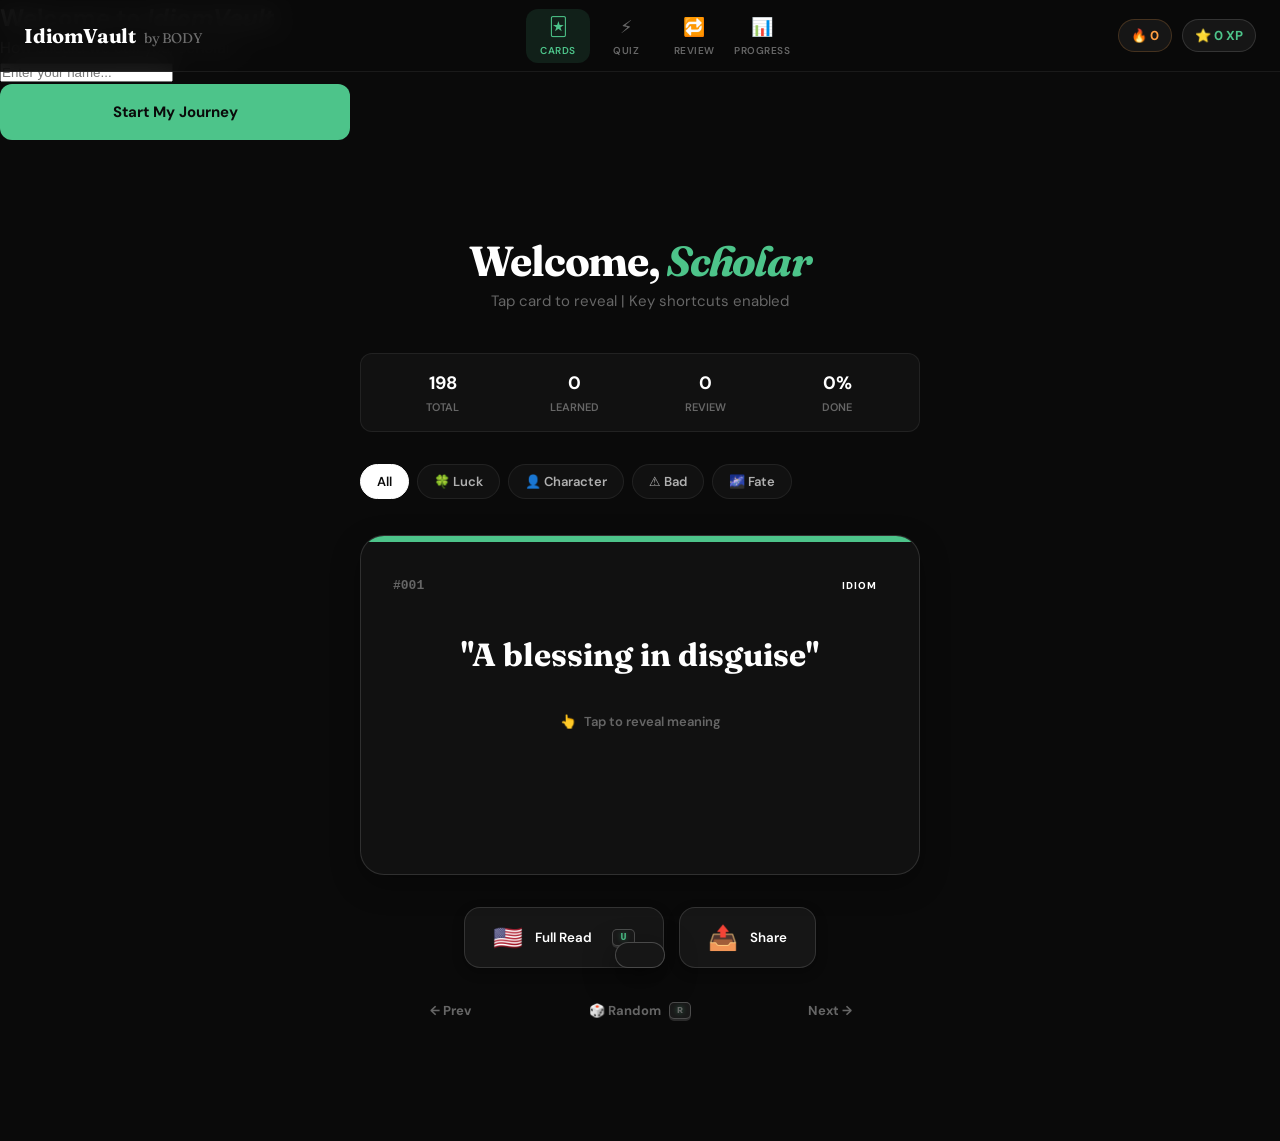
<file: index.html>
<!DOCTYPE html>
<html lang="en">
<head>
    <meta charset="UTF-8">
    <meta name="viewport" content="width=device-width, initial-scale=1.0">
    <title>IdiomVault — Premium Flashcards</title>
    <link rel="stylesheet" href="style.css">
</head>
<body>

<div id="onboarding" class="onboarding-overlay" style="display:none;">
    <div class="onboarding-card">
        <h2 class="fraunces">Welcome to <em>IdiomVault</em></h2>
        <p>How should we call you, Scholar?</p>
        <input type="text" id="userNameInput" placeholder="Enter your name..." maxlength="15">
        <button class="btn btn-correct btn-lg" style="width:100%" onclick="saveUser()">Start My Journey</button>
    </div>
</div>

<nav class="nav">
  <div class="nav-logo">IdiomVault <span>by BODY</span></div>
  <div class="nav-links">
    <a href="index.html"    class="nav-link active"><span class="nl-icon">🃏</span><span class="nl-text">Cards</span></a>
    <a href="quiz.html"     class="nav-link"><span class="nl-icon">⚡</span><span class="nl-text">Quiz</span></a>
    <a href="review.html"   class="nav-link"><span class="nl-icon">🔁</span><span class="nl-text">Review</span></a>
    <a href="progress.html" class="nav-link"><span class="nl-icon">📊</span><span class="nl-text">Progress</span></a>
  </div>
  <div class="nav-xp">
    <div class="streak-pill" id="navStreak">🔥 0</div>
    <div class="xp-pill" id="navXP">⭐ 0 XP</div>
  </div>
</nav>

<div class="xp-pop" id="xpPop">+10 XP</div>
<div class="toast" id="toast"></div>

<div class="page">
  <div class="container">

    <div class="page-hero">
      <h1 class="page-hero-title" id="welcomeText">Welcome, <em>Scholar</em></h1>
      <p class="page-hero-sub">Tap card to reveal | Key shortcuts enabled</p>
    </div>

    <div class="stat-strip">
      <div class="stat-item"><span class="stat-val" id="statTotal">0</span><span class="stat-lbl">Total</span></div>
      <div class="stat-item"><span class="stat-val" id="statLearned">0</span><span class="stat-lbl">Learned</span></div>
      <div class="stat-item"><span class="stat-val" id="statDifficult">0</span><span class="stat-lbl">Review</span></div>
      <div class="stat-item"><span class="stat-val" id="statPct">0%</span><span class="stat-lbl">Done</span></div>
    </div>

    <div class="filter-tabs" id="filterTabs">
      <button class="filter-tab on" data-type="All">All</button>
      <button class="filter-tab" data-type="luck">🍀 Luck</button>
      <button class="filter-tab" data-type="character">👤 Character</button>
      <button class="filter-tab" data-type="bad">⚠️ Bad</button>
      <button class="filter-tab" data-type="fate">🌌 Fate</button>
    </div>

    <div class="flashcard-wrap">
      <div class="flashcard" id="flashcard" onclick="revealCard()">
        <div class="card-top-bar" id="cardBar"></div>
        <div class="card-inner">
          <div class="card-meta-row">
            <span class="card-num" id="cardNum">#000</span>
            <span class="type-badge" id="cardType">Type</span>
          </div>
          <div class="card-expr" id="cardExpr">Loading expression...</div>
          <div class="card-tap-hint" id="tapHint"><span>👆</span> Tap to reveal meaning</div>

          <div class="card-revealed" id="cardRevealed">
            <div class="card-divider"><div class="card-divider-line"></div><div class="card-divider-dot"></div><div class="card-divider-line"></div></div>
            <div class="meaning-label">Meaning</div>
            <div class="meaning-text" id="cardMeaning"></div>
            <div class="meaning-label" style="margin-top:16px;">Example</div>
            <div class="example-text" id="cardExample"></div>
          </div>
        </div>
      </div>
    </div>

    <div class="audio-bar">
      <button class="btn-audio-lg" onclick="playFullAudio()"><span>🇺🇸</span> Full Read <kbd>U</kbd></button>
      <button class="btn-audio-lg" onclick="shareCard()"><span>📤</span> Share</button>
    </div>

    <div class="card-actions" id="cardActions" style="display:none; margin-bottom: 12px;">
      <button class="btn btn-correct btn-lg" onclick="markKnown()">✓ I Know This <kbd>K</kbd></button>
      <button class="btn btn-wrong btn-lg"   onclick="markDifficult()">↩ Review Again</button>
    </div>

    <div style="display:grid; grid-template-columns:1fr 1fr 1fr; gap:10px; margin-bottom:48px;">
      <button class="btn btn-ghost" onclick="prevCard()">← Prev</button>
      <button class="btn btn-ghost" id="btnRandom" onclick="randomCard()">🎲 Random <kbd>R</kbd></button>
      <button class="btn btn-ghost" onclick="nextCard()">Next →</button>
    </div>

  </div>
</div>

<script src="data.js"></script>
<script>
/* ── STATE MANAGEMENT ── */
let state = {
  learned: new Set(),
  difficult: new Set(),
  xp: 0,
  streak: 0,
  lastDate: null
};

// Load state from LocalStorage
function loadState() {
  const saved = localStorage.getItem('iv_state');
  if (saved) {
    const parsed = JSON.parse(saved);
    state.learned = new Set(parsed.learned || []);
    state.difficult = new Set(parsed.difficult || []);
    state.xp = parsed.xp || 0;
    state.streak = parsed.streak || 0;
  }
}

function saveState() {
  const toSave = {
    learned: Array.from(state.learned),
    difficult: Array.from(state.difficult),
    xp: state.xp,
    streak: state.streak
  };
  localStorage.setItem('iv_state', JSON.stringify(toSave));
}

/* ── ONBOARDING & USER ── */
function checkUser() {
    const name = localStorage.getItem('iv_name');
    if (!name) {
        document.getElementById('onboarding').style.display = 'flex';
    } else {
        document.getElementById('welcomeText').innerHTML = `Keep going, <em>${name}</em>!`;
    }
}

function saveUser() {
    const nameInput = document.getElementById('userNameInput').value;
    if (nameInput.trim() !== "") {
        localStorage.setItem('iv_name', nameInput);
        document.getElementById('onboarding').style.display = 'none';
        checkUser();
        showToast(`Welcome, ${nameInput}!`);
    }
}

/* ── CORE ENGINE ── */
let deck = [...DATA];
let deckIdx = 0;
let revealed = false;
let activeFilter = 'All';

function init() {
  loadState();
  checkUser();
  applyFilter();
  renderCard();
  renderStats();
  renderNav();
}

function applyFilter() {
  if (activeFilter === 'All') {
    deck = [...DATA];
  } else {
    // Filter by Type OR by Theme
    deck = DATA.filter(d => d.type === activeFilter || d.theme === activeFilter);
  }
  deckIdx = 0;
  if (deck.length === 0) {
      document.getElementById('cardExpr').textContent = "No cards found in this category.";
  }
}

function renderCard() {
  if (deck.length === 0) return;
  revealed = false;
  const d = deck[deckIdx];
  
  document.getElementById('cardNum').textContent = '#' + String(d.n).padStart(3, '0');
  document.getElementById('cardType').textContent = d.type;
  document.getElementById('cardExpr').textContent = `"${d.expr}"`;
  document.getElementById('cardMeaning').textContent = d.meaning;
  document.getElementById('cardExample').textContent = d.example;
  
  // Reset UI
  document.getElementById('cardRevealed').classList.remove('show');
  document.getElementById('tapHint').style.display = 'flex';
  document.getElementById('cardActions').style.display = 'none';
  
  const fc = document.getElementById('flashcard');
  fc.classList.remove('anim-popin');
  void fc.offsetWidth; // Trigger reflow
  fc.classList.add('anim-popin');
}

function revealCard() {
  if (revealed) return;
  revealed = true;
  document.getElementById('cardRevealed').classList.add('show');
  document.getElementById('tapHint').style.display = 'none';
  document.getElementById('cardActions').style.display = 'grid';
}

/* ── AUDIO ENGINE ── */
function playFullAudio() {
    const d = deck[deckIdx];
    if (!d) return;
    
    window.speechSynthesis.cancel();
    
    const readExpr = new SpeechSynthesisUtterance(d.expr);
    readExpr.lang = 'en-US';
    readExpr.rate = 0.85;

    const readMeaning = new SpeechSynthesisUtterance("Meaning: " + d.meaning);
    readMeaning.lang = 'en-US';
    readMeaning.rate = 0.9;

    const readExample = new SpeechSynthesisUtterance("Example: " + d.example);
    readExample.lang = 'en-GB'; 

    window.speechSynthesis.speak(readExpr);
    window.speechSynthesis.speak(readMeaning);
    window.speechSynthesis.speak(readExample);
}

/* ── SHARING ── */
function shareCard() {
    const d = deck[deckIdx];
    if (navigator.share) {
        navigator.share({
            title: 'IdiomVault - Learn English',
            text: `Check out this expression: "${d.expr}"\nMeaning: ${d.meaning}`,
            url: window.location.href
        }).catch(console.error);
    } else {
        showToast("Sharing not supported on this browser.");
    }
}

/* ── ACTIONS ── */
function nextCard() { deckIdx = (deckIdx + 1) % deck.length; renderCard(); }
function prevCard() { deckIdx = (deckIdx - 1 + deck.length) % deck.length; renderCard(); }

function randomCard() {
    const btn = document.getElementById('btnRandom');
    btn.classList.add('random-active');
    setTimeout(() => btn.classList.remove('random-active'), 400);
    
    deckIdx = Math.floor(Math.random() * deck.length);
    renderCard();
}

function markKnown() {
  const d = deck[deckIdx];
  if (!state.learned.has(d.n)) {
    state.learned.add(d.n);
    state.xp += 10;
    showXpPop('+10 XP');
  }
  state.difficult.delete(d.n);
  saveState();
  renderStats();
  renderNav();
  showToast("Mastered!");
  setTimeout(nextCard, 500);
}

function markDifficult() {
  const d = deck[deckIdx];
  state.difficult.add(d.n);
  state.learned.delete(d.n);
  saveState();
  renderStats();
  showToast("Added to Review");
  setTimeout(nextCard, 500);
}

/* ── UI HELPERS ── */
function renderStats() {
  document.getElementById('statTotal').textContent = DATA.length;
  document.getElementById('statLearned').textContent = state.learned.size;
  document.getElementById('statDifficult').textContent = state.difficult.size;
  const pct = Math.round((state.learned.size / DATA.length) * 100);
  document.getElementById('statPct').textContent = pct + '%';
}

function renderNav() {
  document.getElementById('navStreak').textContent = '🔥 ' + state.streak;
  document.getElementById('navXP').textContent = '⭐ ' + state.xp + ' XP';
}

function showToast(msg) {
  const t = document.getElementById('toast');
  t.textContent = msg;
  t.classList.add('show');
  setTimeout(() => t.classList.remove('show'), 2000);
}

function showXpPop(msg) {
  const el = document.getElementById('xpPop');
  el.textContent = msg;
  el.classList.remove('fly');
  void el.offsetWidth;
  el.classList.add('fly');
}

// Filter Clicks
document.querySelectorAll('.filter-tab').forEach(btn => {
  btn.addEventListener('click', () => {
    document.querySelectorAll('.filter-tab').forEach(b => b.classList.remove('on'));
    btn.classList.add('on');
    activeFilter = btn.dataset.type;
    applyFilter();
    renderCard();
  });
});

/* ── KEYBOARD ── */
document.addEventListener('keydown', e => {
  const k = e.key.toLowerCase();
  if (k === 'arrowright' || k === ' ') { e.preventDefault(); revealed ? nextCard() : revealCard(); }
  if (k === 'arrowleft') prevCard();
  if (k === 'u') playFullAudio();
  if (k === 'r') randomCard();
  if (k === 'k' && revealed) markKnown();
});

window.onload = init;
</script>
</body>
</html>
</file>
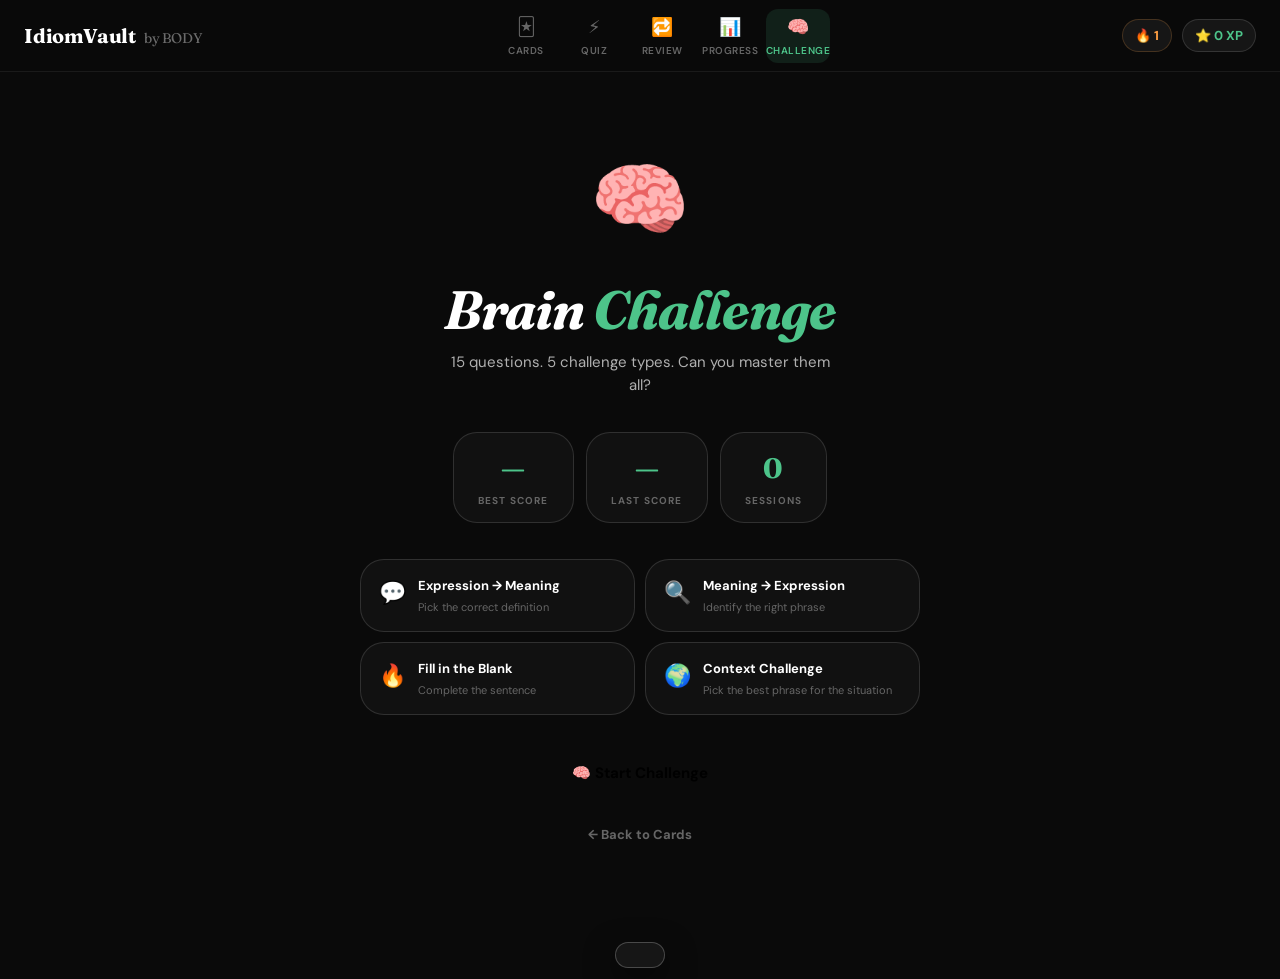
<file: challenge.html>
<!DOCTYPE html>
<html lang="en">
<head>
<meta charset="UTF-8">
<meta name="viewport" content="width=device-width, initial-scale=1.0">
<title>IdiomVault — Brain Challenge</title>
<link rel="stylesheet" href="style.css">
<style>
/* ═══════════════════════════════════════════════════════════════
   CHALLENGE MODE — Extra styles layered on top of style.css
═══════════════════════════════════════════════════════════════ */

/* ── START SCREEN ─────────────────────────────────────────── */
.ch-start {
  text-align: center;
  padding: 40px 0 60px;
}
.ch-start-icon {
  font-size: 80px;
  margin-bottom: 20px;
  animation: floatIcon 3s ease-in-out infinite;
}
@keyframes floatIcon {
  0%,100% { transform: translateY(0); }
  50%      { transform: translateY(-10px); }
}
.ch-start-title {
  font-family: var(--font-display);
  font-size: clamp(32px, 7vw, 54px);
  font-weight: 700;
  font-style: italic;
  letter-spacing: -0.02em;
  line-height: 1.1;
  margin-bottom: 12px;
}
.ch-start-title em { color: var(--accent); }
.ch-start-sub {
  font-size: 15px;
  color: var(--tx-2);
  margin-bottom: 36px;
  max-width: 400px;
  margin-left: auto;
  margin-right: auto;
}

/* Scores strip on start screen */
.ch-scores {
  display: flex;
  gap: 12px;
  justify-content: center;
  margin-bottom: 36px;
  flex-wrap: wrap;
}
.ch-score-pill {
  background: var(--bg-card);
  border: 1px solid var(--border-md);
  border-radius: var(--r-lg);
  padding: 14px 24px;
  text-align: center;
}
.ch-score-pill-val {
  font-family: var(--font-display);
  font-size: 28px;
  font-weight: 700;
  color: var(--accent);
}
.ch-score-pill-lbl {
  font-size: 10px;
  font-weight: 700;
  letter-spacing: 0.12em;
  text-transform: uppercase;
  color: var(--tx-3);
  margin-top: 4px;
}

/* Mode pills on start screen */
.ch-modes {
  display: grid;
  grid-template-columns: 1fr 1fr;
  gap: 10px;
  margin-bottom: 30px;
  text-align: left;
}
.ch-mode-card {
  background: var(--bg-card);
  border: 1px solid var(--border-md);
  border-radius: var(--r-lg);
  padding: 16px 18px;
  display: flex;
  gap: 12px;
  align-items: flex-start;
}
.ch-mode-icon { font-size: 22px; flex-shrink: 0; }
.ch-mode-name { font-size: 13px; font-weight: 700; margin-bottom: 3px; }
.ch-mode-desc { font-size: 11px; color: var(--tx-3); line-height: 1.5; }

/* ── CHALLENGE HEADER (during session) ────────────────────── */
.ch-header {
  display: grid;
  grid-template-columns: 1fr auto 1fr;
  align-items: center;
  gap: 12px;
  margin-bottom: 20px;
  padding: 14px 18px;
  background: var(--bg-card);
  border: 1px solid var(--border-md);
  border-radius: var(--r-lg);
}
.ch-hdr-stat { text-align: center; }
.ch-hdr-stat-val {
  font-family: var(--font-display);
  font-size: 22px;
  font-weight: 700;
  color: var(--accent);
  line-height: 1;
}
.ch-hdr-stat-lbl {
  font-size: 10px;
  font-weight: 700;
  letter-spacing: 0.1em;
  text-transform: uppercase;
  color: var(--tx-3);
  margin-top: 3px;
}
.ch-hdr-center { text-align: center; }
.ch-q-counter {
  font-size: 12px;
  color: var(--tx-2);
  font-weight: 600;
}
.ch-timer {
  font-family: var(--font-display);
  font-size: 28px;
  font-weight: 700;
  color: var(--tx);
  transition: color 0.3s;
}
.ch-timer.urgent { color: var(--wrong); animation: timerPulse 0.5s ease infinite alternate; }
@keyframes timerPulse { from { opacity: 1; } to { opacity: 0.5; } }

/* ── QUESTION TYPE BADGE ──────────────────────────────────── */
.ch-q-type {
  display: inline-flex;
  align-items: center;
  gap: 6px;
  font-size: 10px;
  font-weight: 700;
  letter-spacing: 0.12em;
  text-transform: uppercase;
  padding: 4px 12px;
  border-radius: 999px;
  border: 1px solid var(--border-md);
  color: var(--tx-3);
  margin-bottom: 14px;
}

/* ── QUESTION CARD ────────────────────────────────────────── */
.ch-question-card {
  background: var(--bg-card);
  border: 1px solid var(--border-md);
  border-radius: var(--r-xl);
  overflow: hidden;
  margin-bottom: 18px;
  transition: border-color 0.2s;
}
.ch-q-bar { height: 4px; }
.ch-q-inner { padding: 28px 30px; }
.ch-q-label {
  font-size: 11px;
  font-weight: 700;
  letter-spacing: 0.14em;
  text-transform: uppercase;
  color: var(--tx-3);
  margin-bottom: 12px;
}
.ch-q-text {
  font-family: var(--font-display);
  font-size: clamp(20px, 4.5vw, 34px);
  font-weight: 700;
  font-style: italic;
  line-height: 1.25;
  color: var(--tx);
  letter-spacing: -0.01em;
}
.ch-q-text .blank {
  display: inline-block;
  border-bottom: 3px solid var(--accent);
  min-width: 120px;
  text-align: center;
  color: var(--accent);
  letter-spacing: 0.1em;
  font-style: normal;
  font-size: 0.8em;
  vertical-align: middle;
  padding: 0 8px;
}

/* Context situation box */
.ch-situation {
  background: var(--bg-card-2);
  border-left: 3px solid var(--warn);
  border-radius: 0 var(--r-sm) var(--r-sm) 0;
  padding: 14px 18px;
  margin-top: 12px;
  font-size: 15px;
  color: var(--tx);
  line-height: 1.6;
  font-style: italic;
}
.ch-situation::before {
  content: '📍 Situation: ';
  font-style: normal;
  font-weight: 700;
  color: var(--warn);
  font-size: 11px;
  letter-spacing: 0.1em;
  text-transform: uppercase;
  display: block;
  margin-bottom: 6px;
}

/* ── OPTIONS GRID ─────────────────────────────────────────── */
.ch-options {
  display: grid;
  grid-template-columns: 1fr 1fr;
  gap: 10px;
  margin-bottom: 16px;
}
.ch-opt {
  background: var(--bg-card);
  border: 1.5px solid var(--border-md);
  border-radius: var(--r-lg);
  padding: 16px;
  font-size: clamp(12px, 2.5vw, 14px);
  line-height: 1.45;
  color: var(--tx);
  font-weight: 500;
  text-align: left;
  transition: all 0.15s var(--ease);
  cursor: pointer;
  font-family: var(--font-body);
  position: relative;
  overflow: hidden;
}
.ch-opt::before {
  content: attr(data-letter);
  position: absolute;
  top: 8px;
  right: 10px;
  font-size: 10px;
  font-weight: 800;
  letter-spacing: 0.1em;
  color: var(--tx-3);
  transition: color 0.15s;
}
.ch-opt:hover:not(:disabled) {
  border-color: var(--accent);
  background: var(--accent-glow);
  color: var(--tx);
}
.ch-opt:hover:not(:disabled)::before { color: var(--accent); }
.ch-opt.correct {
  border-color: var(--correct) !important;
  background: var(--correct-dim) !important;
  color: var(--correct) !important;
}
.ch-opt.correct::before { color: var(--correct); }
.ch-opt.wrong {
  border-color: var(--wrong) !important;
  background: var(--wrong-dim) !important;
  color: var(--wrong) !important;
}
.ch-opt.wrong::before { color: var(--wrong); }
.ch-opt:disabled { cursor: default; }

/* ── FEEDBACK PANEL ───────────────────────────────────────── */
.ch-feedback {
  background: var(--bg-card-2);
  border-radius: var(--r-lg);
  padding: 18px 22px;
  margin-bottom: 16px;
  display: none;
  animation: fadeUp 0.25s var(--ease);
}
.ch-feedback.show { display: block; }
.ch-fb-result { font-size: 20px; font-weight: 800; margin-bottom: 6px; }
.ch-fb-result.ok  { color: var(--correct); }
.ch-fb-result.bad { color: var(--wrong); }
.ch-fb-answer { font-size: 14px; color: var(--tx-2); line-height: 1.55; }
.ch-fb-answer strong { color: var(--tx); }

/* Streak badge that appears inline */
.streak-burst {
  display: inline-flex;
  align-items: center;
  gap: 5px;
  background: rgba(240,100,40,0.2);
  border: 1px solid rgba(240,100,40,0.4);
  border-radius: 999px;
  padding: 3px 10px;
  font-size: 12px;
  font-weight: 700;
  color: #f06428;
  margin-left: 10px;
}

/* ── SPEED ROUND OVERLAY ──────────────────────────────────── */
.speed-banner {
  display: none;
  align-items: center;
  justify-content: center;
  gap: 14px;
  background: linear-gradient(135deg, rgba(240,168,64,0.18), rgba(240,100,40,0.12));
  border: 1px solid rgba(240,168,64,0.35);
  border-radius: var(--r-lg);
  padding: 16px 22px;
  margin-bottom: 16px;
  animation: fadeUp 0.3s var(--ease);
}
.speed-banner.active { display: flex; }
.speed-banner-icon { font-size: 28px; }
.speed-banner-text { font-weight: 700; font-size: 15px; color: var(--warn); }
.speed-countdown {
  font-family: var(--font-display);
  font-size: 32px;
  font-weight: 700;
  color: var(--warn);
  min-width: 48px;
  text-align: center;
  line-height: 1;
}
.speed-countdown.low { color: var(--wrong); animation: timerPulse 0.4s ease infinite alternate; }

/* ── ROUND INTRO OVERLAY ──────────────────────────────────── */
.ch-intro {
  position: fixed;
  inset: 0;
  z-index: 500;
  background: rgba(10,10,10,0.92);
  display: flex;
  align-items: center;
  justify-content: center;
  flex-direction: column;
  gap: 14px;
  animation: fadeIn 0.25s ease;
  display: none;
}
.ch-intro.show { display: flex; }
@keyframes fadeIn { from { opacity: 0; } to { opacity: 1; } }
.ch-intro-icon { font-size: 72px; animation: popIn 0.4s cubic-bezier(0.34,1.56,0.64,1); }
.ch-intro-title {
  font-family: var(--font-display);
  font-size: clamp(28px, 7vw, 52px);
  font-weight: 700;
  font-style: italic;
  color: var(--warn);
  letter-spacing: -0.02em;
}
.ch-intro-sub { font-size: 15px; color: var(--tx-2); }
.ch-intro-countdown {
  font-family: var(--font-display);
  font-size: 80px;
  font-weight: 700;
  color: var(--accent);
  animation: countScale 1s ease-in-out infinite;
}
@keyframes countScale {
  0%  { transform: scale(1.2); opacity: 0; }
  30% { transform: scale(1);   opacity: 1; }
  80% { transform: scale(1);   opacity: 1; }
  100%{ transform: scale(0.8); opacity: 0; }
}

/* ── END SCREEN ───────────────────────────────────────────── */
.ch-end {
  text-align: center;
  padding: 48px 20px 60px;
  display: none;
}
.ch-end.show { display: block; }
.ch-end-emoji { font-size: 80px; margin-bottom: 16px; animation: popIn 0.5s cubic-bezier(0.34,1.56,0.64,1); }
.ch-end-title {
  font-family: var(--font-display);
  font-size: clamp(30px, 7vw, 52px);
  font-weight: 700;
  font-style: italic;
  margin-bottom: 8px;
}
.ch-end-subtitle { font-size: 16px; color: var(--tx-2); margin-bottom: 32px; }
.ch-end-grid {
  display: grid;
  grid-template-columns: repeat(3,1fr);
  gap: 10px;
  margin-bottom: 32px;
}
.ch-end-stat {
  background: var(--bg-card);
  border: 1px solid var(--border-md);
  border-radius: var(--r-lg);
  padding: 16px 12px;
}
.ch-end-stat-val {
  font-family: var(--font-display);
  font-size: 28px;
  font-weight: 700;
  color: var(--accent);
}
.ch-end-stat-lbl {
  font-size: 10px;
  font-weight: 700;
  letter-spacing: 0.1em;
  text-transform: uppercase;
  color: var(--tx-3);
  margin-top: 4px;
}
.ch-end-best {
  display: inline-flex;
  align-items: center;
  gap: 8px;
  background: rgba(168,240,64,0.1);
  border: 1px solid rgba(168,240,64,0.25);
  border-radius: var(--r-md);
  padding: 10px 20px;
  font-size: 14px;
  color: var(--accent);
  font-weight: 600;
  margin-bottom: 28px;
}
.ch-end-btns {
  display: flex;
  flex-direction: column;
  gap: 10px;
  max-width: 340px;
  margin: 0 auto;
}

/* Score bar colours for final results */
.ch-result-bar {
  height: 8px;
  background: var(--border-md);
  border-radius: 999px;
  overflow: hidden;
  margin: 14px 0;
}
.ch-result-fill {
  height: 100%;
  border-radius: 999px;
  transition: width 1.2s cubic-bezier(0.4,0,0.2,1);
}

/* ── NEXT BTN ─────────────────────────────────────────────── */
#nextBtn {
  display: none;
  margin-bottom: 32px;
}

/* ── QUESTION AREA WRAPPER ────────────────────────────────── */
#challengeArea { display: none; }

/* ── MOBILE ────────────────────────────────────────────────── */
@media (max-width: 520px) {
  .ch-options { grid-template-columns: 1fr; }
  .ch-modes { grid-template-columns: 1fr; }
  .ch-end-grid { grid-template-columns: repeat(3,1fr); gap: 6px; }
  .ch-end-stat-val { font-size: 22px; }
  .ch-header { padding: 12px 14px; }
  .ch-q-inner { padding: 20px; }
  .speed-banner { flex-wrap: wrap; gap: 8px; }
}
</style>
</head>
<body>

<!-- ═══ NAVIGATION ═══ -->
<nav class="nav">
  <div class="nav-logo">IdiomVault <span>by BODY</span></div>
  <div class="nav-links">
    <a href="index.html"    class="nav-link"><span class="nl-icon">🃏</span><span class="nl-text">Cards</span></a>
    <a href="quiz.html"     class="nav-link"><span class="nl-icon">⚡</span><span class="nl-text">Quiz</span></a>
    <a href="review.html"   class="nav-link"><span class="nl-icon">🔁</span><span class="nl-text">Review</span></a>
    <a href="progress.html" class="nav-link"><span class="nl-icon">📊</span><span class="nl-text">Progress</span></a>
    <a href="challenge.html" class="nav-link active"><span class="nl-icon">🧠</span><span class="nl-text">Challenge</span></a>
  </div>
  <div class="nav-xp">
    <div class="streak-pill" id="navStreak">🔥 0</div>
    <div class="xp-pill" id="navXP">⭐ 0 XP</div>
  </div>
</nav>

<!-- ═══ XP POP ═══ -->
<div class="xp-pop" id="xpPop">+10 XP</div>

<!-- ═══ TOAST ═══ -->
<div class="toast" id="toast"></div>

<!-- ═══ SPEED ROUND INTRO OVERLAY ═══ -->
<div class="ch-intro" id="speedIntro">
  <div class="ch-intro-icon">⚡</div>
  <div class="ch-intro-title">Speed Round!</div>
  <div class="ch-intro-sub">30 seconds — answer as fast as you can</div>
  <div class="ch-intro-countdown" id="introCountdown">3</div>
</div>

<!-- ═══ PAGE ═══ -->
<div class="page">
  <div class="container">

    <!-- ── START SCREEN ── -->
    <div id="startScreen">
      <div class="ch-start">
        <div class="ch-start-icon">🧠</div>
        <h1 class="ch-start-title">Brain <em>Challenge</em></h1>
        <p class="ch-start-sub">15 questions. 5 challenge types. Can you master them all?</p>

        <!-- Personal bests -->
        <div class="ch-scores">
          <div class="ch-score-pill">
            <div class="ch-score-pill-val" id="startBest">—</div>
            <div class="ch-score-pill-lbl">Best Score</div>
          </div>
          <div class="ch-score-pill">
            <div class="ch-score-pill-val" id="startLast">—</div>
            <div class="ch-score-pill-lbl">Last Score</div>
          </div>
          <div class="ch-score-pill">
            <div class="ch-score-pill-val" id="startPlayed">0</div>
            <div class="ch-score-pill-lbl">Sessions</div>
          </div>
        </div>

        <!-- What's inside -->
        <div class="ch-modes">
          <div class="ch-mode-card">
            <div class="ch-mode-icon">💬</div>
            <div>
              <div class="ch-mode-name">Expression → Meaning</div>
              <div class="ch-mode-desc">Pick the correct definition</div>
            </div>
          </div>
          <div class="ch-mode-card">
            <div class="ch-mode-icon">🔍</div>
            <div>
              <div class="ch-mode-name">Meaning → Expression</div>
              <div class="ch-mode-desc">Identify the right phrase</div>
            </div>
          </div>
          <div class="ch-mode-card">
            <div class="ch-mode-icon">🔥</div>
            <div>
              <div class="ch-mode-name">Fill in the Blank</div>
              <div class="ch-mode-desc">Complete the sentence</div>
            </div>
          </div>
          <div class="ch-mode-card">
            <div class="ch-mode-icon">🌍</div>
            <div>
              <div class="ch-mode-name">Context Challenge</div>
              <div class="ch-mode-desc">Pick the best phrase for the situation</div>
            </div>
          </div>
        </div>

        <div style="display:flex;flex-direction:column;gap:10px;max-width:340px;margin:0 auto;">
          <button class="btn btn-primary btn-full btn-lg" onclick="startChallenge()">
            🧠 Start Challenge
          </button>
          <a href="index.html" class="btn btn-ghost btn-full">← Back to Cards</a>
        </div>
      </div>
    </div>

    <!-- ── CHALLENGE SESSION ── -->
    <div id="challengeArea">

      <!-- Page hero (compact) -->
      <div class="page-hero" style="padding:28px 0 20px;">
        <h1 class="page-hero-title"><em>Brain</em> Challenge</h1>
      </div>

      <!-- Stats header -->
      <div class="ch-header">
        <div class="ch-hdr-stat" style="text-align:left;">
          <div class="ch-hdr-stat-val" id="hdrScore">0</div>
          <div class="ch-hdr-stat-lbl">Score</div>
        </div>
        <div class="ch-hdr-center">
          <div class="ch-q-counter" id="hdrQ">Question 1 / 15</div>
          <div class="ch-timer" id="hdrTimer">0:00</div>
        </div>
        <div class="ch-hdr-stat" style="text-align:right;">
          <div class="ch-hdr-stat-val" id="hdrStreak" style="color:#f06428;">0 🔥</div>
          <div class="ch-hdr-stat-lbl">Streak</div>
        </div>
      </div>

      <!-- Progress bar -->
      <div class="progress-track" style="margin-bottom:20px;">
        <div class="progress-fill" id="challengeProgressFill" style="width:6.67%"></div>
      </div>

      <!-- Speed Round Banner -->
      <div class="speed-banner" id="speedBanner">
        <div class="speed-banner-icon">⚡</div>
        <div class="speed-banner-text">SPEED ROUND</div>
        <div class="speed-countdown" id="speedCountdown">30</div>
      </div>

      <!-- Question type badge -->
      <div style="margin-bottom:4px;">
        <span class="ch-q-type" id="qTypeBadge">💬 Expression → Meaning</span>
      </div>

      <!-- Question card -->
      <div class="ch-question-card anim-popin" id="questionCard">
        <div class="ch-q-bar" id="qBar"></div>
        <div class="ch-q-inner">
          <div class="ch-q-label" id="qLabel">WHAT DOES THIS MEAN?</div>
          <div class="ch-q-text" id="qText">Loading…</div>
          <!-- Context situation (only for context type) -->
          <div class="ch-situation" id="qSituation" style="display:none;"></div>
        </div>
      </div>

      <!-- Options -->
      <div class="ch-options" id="chOptions"></div>

      <!-- Feedback -->
      <div class="ch-feedback" id="chFeedback">
        <div class="ch-fb-result" id="fbResult"></div>
        <div class="ch-fb-answer" id="fbAnswer"></div>
      </div>

      <!-- Next button -->
      <button class="btn btn-primary btn-full btn-lg" id="nextBtn" onclick="nextQuestion()">
        Next →
      </button>

    </div>

    <!-- ── END SCREEN ── -->
    <div class="ch-end" id="endScreen">
      <div class="ch-end-emoji" id="endEmoji">🎉</div>
      <h2 class="ch-end-title" id="endTitle">Outstanding!</h2>
      <p class="ch-end-subtitle" id="endSubtitle">You answered 15 questions</p>

      <div class="ch-end-grid">
        <div class="ch-end-stat">
          <div class="ch-end-stat-val" id="endScore">0</div>
          <div class="ch-end-stat-lbl">Score</div>
        </div>
        <div class="ch-end-stat">
          <div class="ch-end-stat-val" id="endAccuracy">0%</div>
          <div class="ch-end-stat-lbl">Accuracy</div>
        </div>
        <div class="ch-end-stat">
          <div class="ch-end-stat-val" id="endTime">0:00</div>
          <div class="ch-end-stat-lbl">Time</div>
        </div>
      </div>

      <!-- Accuracy bar -->
      <div class="ch-result-bar">
        <div class="ch-result-fill" id="endAccBar" style="width:0%;background:linear-gradient(90deg,#60e030,var(--accent));"></div>
      </div>

      <div class="ch-end-best" id="endBestBadge" style="display:none;">
        🏆 New Best Score!
      </div>

      <div class="ch-end-btns">
        <button class="btn btn-primary btn-full btn-lg" onclick="startChallenge()">🔄 Play Again</button>
        <a href="progress.html" class="btn btn-ghost btn-full btn-lg">📊 View Progress</a>
        <a href="index.html" class="btn btn-ghost btn-full">← Back to Cards</a>
      </div>
    </div>

  </div>
</div>

<script src="data.js"></script>
<script>
/* ════════════════════════════════════════════════════════════
   CHALLENGE MODE — Brain Challenge Engine
   IdiomVault by BODY
════════════════════════════════════════════════════════════ */

/* ── CONFIG ──────────────────────────────────────────────── */
const TOTAL_Q        = 15;
const OPTS_COUNT     = 4;
const SPEED_DURATION = 30;    // seconds for speed round
const AUTO_ADVANCE   = 1300;  // ms before auto-advancing after answer
const SPEED_AUTO_ADV = 600;   // ms auto-advance during speed round

/* Speed round positions (1-indexed question numbers that trigger speed round).
   We pick 1-2 positions randomly. Keep them away from q1 and last q. */
const SPEED_TRIGGERS = [5, 6, 9, 10, 11]; // pool to pick from

/* ── QUESTION TYPE LABELS ────────────────────────────────── */
const Q_TYPES = ['expr-meaning', 'meaning-expr', 'fill-blank', 'context'];
const Q_TYPE_LABELS = {
  'expr-meaning': '💬 Expression → Meaning',
  'meaning-expr': '🔍 Meaning → Expression',
  'fill-blank':   '🔥 Fill in the Blank',
  'context':      '🌍 Context Challenge',
};
const Q_TYPE_LABELS_DISPLAY = {
  'expr-meaning': 'WHAT DOES THIS MEAN?',
  'meaning-expr': 'WHICH EXPRESSION FITS THIS MEANING?',
  'fill-blank':   'COMPLETE THE SENTENCE',
  'context':      'WHICH EXPRESSION FITS THIS SITUATION?',
};

/* ── STATE ───────────────────────────────────────────────── */
let appState;
let questions       = [];
let qIdx            = 0;
let answered        = false;
let sessionScore    = 0;
let sessionCorrect  = 0;
let sessionStreak   = 0;
let xpEarned        = 0;
let sessionStart    = 0;     // Date.now()
let sessionTimer    = null;  // interval for header clock
let speedActive     = false;
let speedTimer      = null;
let speedSecondsLeft= 0;
let speedTriggers   = [];    // question indices that trigger speed round
let isSpeedQ        = false; // is current question inside speed round?

/* ── STORAGE KEYS ────────────────────────────────────────── */
const CH_KEYS = {
  best:    'ch_best',
  last:    'ch_last',
  played:  'ch_played',
};

/* ── INIT ─────────────────────────────────────────────────── */
(function init() {
  appState = getState();
  appState = updateStreak(appState);
  saveState(appState);
  renderNav();
  renderStartScreen();
  document.getElementById('startScreen').style.display = 'block';
  document.getElementById('challengeArea').style.display = 'none';
  document.getElementById('endScreen').classList.remove('show');
})();

/* ── RENDER START SCREEN ─────────────────────────────────── */
function renderStartScreen() {
  const best   = localStorage.getItem(CH_KEYS.best);
  const last   = localStorage.getItem(CH_KEYS.last);
  const played = parseInt(localStorage.getItem(CH_KEYS.played) || '0', 10);
  document.getElementById('startBest').textContent   = best   ? best   : '—';
  document.getElementById('startLast').textContent   = last   ? last   : '—';
  document.getElementById('startPlayed').textContent = played;
}

/* ── BUILD QUESTION SET ──────────────────────────────────── */
function buildQuestions() {
  // Shuffle data, pick TOTAL_Q unique entries
  const pool = shuffle(DATA).slice(0, TOTAL_Q);

  // Assign question types — ensure good distribution
  // Minimum: 2 of each of the 4 types, then fill randomly
  const typePool = [];
  Q_TYPES.forEach(t => typePool.push(t, t)); // 2 each = 8
  while (typePool.length < TOTAL_Q) typePool.push(Q_TYPES[Math.floor(Math.random() * Q_TYPES.length)]);
  const shuffledTypes = shuffle(typePool).slice(0, TOTAL_Q);

  return pool.map((entry, i) => ({
    entry,
    qtype: shuffledTypes[i],
    idx:   i,
  }));
}

/* ── DECIDE SPEED ROUND TRIGGERS ─────────────────────────── */
function buildSpeedTriggers() {
  // Pick 1 or 2 question indices (0-based) from middle of session
  const eligible = [4, 5, 6, 8, 9, 10]; // avoid first 4 and last 3
  const count    = Math.random() < 0.4 ? 2 : 1; // 40% chance of 2 speed rounds
  const chosen   = shuffle(eligible).slice(0, count);
  return chosen;
}

/* ── START CHALLENGE ─────────────────────────────────────── */
function startChallenge() {
  // Reset session
  questions      = buildQuestions();
  speedTriggers  = buildSpeedTriggers();
  qIdx           = 0;
  answered       = false;
  sessionScore   = 0;
  sessionCorrect = 0;
  sessionStreak  = 0;
  xpEarned       = 0;
  sessionStart   = Date.now();
  speedActive    = false;
  isSpeedQ       = false;
  clearInterval(speedTimer);
  clearInterval(sessionTimer);

  // Show challenge area
  document.getElementById('startScreen').style.display = 'none';
  document.getElementById('challengeArea').style.display = 'block';
  document.getElementById('endScreen').classList.remove('show');
  document.getElementById('speedBanner').classList.remove('active');

  // Start session clock
  sessionTimer = setInterval(tickTimer, 1000);

  renderQuestion();
}

/* ── SESSION CLOCK ───────────────────────────────────────── */
function tickTimer() {
  const elapsed = Math.floor((Date.now() - sessionStart) / 1000);
  document.getElementById('hdrTimer').textContent = formatTime(elapsed);
}
function formatTime(s) {
  const m = Math.floor(s / 60);
  const sec = s % 60;
  return m + ':' + String(sec).padStart(2, '0');
}

/* ── RENDER QUESTION ─────────────────────────────────────── */
function renderQuestion() {
  answered = false;
  document.getElementById('chFeedback').classList.remove('show');
  document.getElementById('nextBtn').style.display = 'none';

  // Check if this q starts a speed round
  if (speedTriggers.includes(qIdx) && !speedActive) {
    triggerSpeedRound();
    return; // triggerSpeedRound calls back renderQuestion after countdown
  }

  const { entry, qtype } = questions[qIdx];
  const col = typeColor(entry.type);

  // Update header
  document.getElementById('hdrQ').textContent = `Question ${qIdx + 1} / ${TOTAL_Q}`;
  document.getElementById('hdrScore').textContent = sessionScore;
  document.getElementById('hdrStreak').textContent = sessionStreak + ' 🔥';

  // Progress fill
  document.getElementById('challengeProgressFill').style.width =
    Math.round(((qIdx + 1) / TOTAL_Q) * 100) + '%';

  // Type badge
  document.getElementById('qTypeBadge').textContent = Q_TYPE_LABELS[qtype] || qtype;

  // Question card bar colour
  document.getElementById('qBar').style.background = col;

  // Build question content
  buildQuestionContent(entry, qtype, col);

  // Animate card in
  const card = document.getElementById('questionCard');
  card.classList.remove('anim-popin');
  void card.offsetWidth;
  card.classList.add('anim-popin');
}

/* ── BUILD QUESTION CONTENT ──────────────────────────────── */
function buildQuestionContent(entry, qtype, col) {
  const qLabel    = document.getElementById('qLabel');
  const qText     = document.getElementById('qText');
  const qSituation= document.getElementById('qSituation');
  const chOptions = document.getElementById('chOptions');

  qLabel.textContent = Q_TYPE_LABELS_DISPLAY[qtype] || 'CHOOSE THE CORRECT ANSWER';
  qSituation.style.display = 'none';

  let promptText  = '';
  let opts        = [];
  let correctN    = entry.n;

  if (qtype === 'expr-meaning') {
    // Show expression, pick meaning
    promptText = '"' + entry.expr + '"';
    opts = buildMeaningOptions(entry);

  } else if (qtype === 'meaning-expr') {
    // Show meaning, pick expression
    promptText = entry.meaning;
    opts = buildExpressionOptions(entry);

  } else if (qtype === 'fill-blank') {
    // Replace the expression in the example sentence with a blank
    const blankHtml = buildFillBlank(entry);
    qText.innerHTML = blankHtml;
    opts = buildExpressionOptions(entry);
    renderOptions(opts, entry, qtype);
    return; // already rendered

  } else if (qtype === 'context') {
    // Show a short situation, pick expression
    qText.textContent = 'Which expression best fits?';
    qSituation.style.display = 'block';
    qSituation.textContent   = buildSituation(entry);
    opts = buildExpressionOptions(entry);
    renderOptions(opts, entry, qtype);
    return;
  }

  qText.textContent = promptText;
  renderOptions(opts, entry, qtype);
}

/* Build blank sentence HTML */
function buildFillBlank(entry) {
  const expr = entry.expr;
  const ex   = entry.example;
  // Try to find the expression (case-insensitive) in the example
  const reg  = new RegExp(escapeRegex(expr), 'i');
  if (reg.test(ex)) {
    const replaced = ex.replace(reg, `<span class="blank">______</span>`);
    return replaced;
  }
  // Fallback: show generic sentence with blank
  return `He finally decided to <span class="blank">______</span> and move on.`;
}

/* Build a context situation from the entry */
function buildSituation(entry) {
  // Use the example, but hide the expression itself
  const expr = entry.expr;
  const ex   = entry.example;
  const reg  = new RegExp(escapeRegex(expr), 'i');
  if (reg.test(ex)) {
    // Show a paraphrased scenario using the example minus the expression
    // Strip the idiom from the example to give a 'situation'
    const stripped = ex.replace(reg, '…').trim();
    return stripped;
  }
  return ex; // fallback
}

function escapeRegex(str) {
  return str.replace(/[.*+?^${}()|[\]\\]/g, '\\$&');
}

/* ── BUILD OPTIONS ───────────────────────────────────────── */
function buildMeaningOptions(correct) {
  // 3 distractor meanings from different entries
  const distractors = shuffle(DATA.filter(d => d.n !== correct.n)).slice(0, OPTS_COUNT - 1);
  const all = shuffle([
    { n: correct.n, text: correct.meaning, isCorrect: true },
    ...distractors.map(d => ({ n: d.n, text: d.meaning, isCorrect: false })),
  ]);
  return all;
}

function buildExpressionOptions(correct) {
  // 3 distractor expressions
  const distractors = shuffle(DATA.filter(d => d.n !== correct.n && d.type === correct.type))
    .slice(0, OPTS_COUNT - 1);
  // Fallback if not enough same-type
  const extra = shuffle(DATA.filter(d => d.n !== correct.n))
    .filter(d => !distractors.find(x => x.n === d.n));
  while (distractors.length < OPTS_COUNT - 1) distractors.push(extra.shift());

  const all = shuffle([
    { n: correct.n, text: correct.expr, isCorrect: true },
    ...distractors.slice(0, OPTS_COUNT - 1).map(d => ({ n: d.n, text: d.expr, isCorrect: false })),
  ]);
  return all;
}

/* ── RENDER OPTIONS ──────────────────────────────────────── */
const LETTERS = ['A', 'B', 'C', 'D'];
function renderOptions(opts, entry, qtype) {
  const container = document.getElementById('chOptions');
  container.innerHTML = '';
  opts.forEach((opt, i) => {
    const btn = document.createElement('button');
    btn.className = 'ch-opt';
    btn.setAttribute('data-letter', LETTERS[i]);
    btn.textContent = opt.text;
    btn.addEventListener('click', () => handleAnswer(opt.isCorrect, btn, entry, opts));
    container.appendChild(btn);
  });
}

/* ── HANDLE ANSWER ───────────────────────────────────────── */
function handleAnswer(isCorrect, clickedBtn, entry, opts) {
  if (answered) return;
  answered = true;

  // Disable all buttons + highlight correct
  document.querySelectorAll('.ch-opt').forEach(btn => {
    btn.disabled = true;
  });
  // Highlight correct answer
  const allBtns = document.querySelectorAll('.ch-opt');
  allBtns.forEach((btn, i) => {
    if (opts[i] && opts[i].isCorrect) btn.classList.add('correct');
  });
  if (!isCorrect) clickedBtn.classList.add('wrong');

  const fb  = document.getElementById('chFeedback');
  const res = document.getElementById('fbResult');
  const ans = document.getElementById('fbAnswer');
  fb.classList.add('show');

  if (isCorrect) {
    sessionCorrect++;
    sessionStreak++;
    let xpGain = 10;
    // Bonus XP every 3 in a row
    if (sessionStreak % 3 === 0 && sessionStreak > 0) {
      xpGain += 5;
      showXpPop('+15 XP 🔥');
    } else {
      showXpPop('+10 XP');
    }
    sessionScore  += xpGain;
    xpEarned      += xpGain;
    appState.xp   += xpGain;

    res.className = 'ch-fb-result ok';
    res.innerHTML = '✓ Correct!' + (sessionStreak >= 3 ? `<span class="streak-burst">🔥 ${sessionStreak} streak</span>` : '');
    ans.innerHTML = `<strong>"${entry.expr}"</strong> — ${entry.meaning}`;

    appState.learned.add(entry.n);
    appState.difficult.delete(entry.n);

  } else {
    sessionStreak = 0;
    res.className = 'ch-fb-result bad';
    res.textContent = '✗ Not quite…';
    ans.innerHTML = `Correct: <strong>"${entry.expr}"</strong> — ${entry.meaning}`;

    appState.difficult.add(entry.n);
  }

  saveState(appState);
  renderNav();
  document.getElementById('hdrScore').textContent = sessionScore;
  document.getElementById('hdrStreak').textContent = sessionStreak + ' 🔥';

  // Auto advance
  const delay = speedActive ? SPEED_AUTO_ADV : AUTO_ADVANCE;
  const nextBtn = document.getElementById('nextBtn');
  nextBtn.style.display = 'flex';
  setTimeout(() => {
    if (answered) nextQuestion(); // only if user hasn't clicked manually
  }, delay);
}

/* ── NEXT QUESTION ───────────────────────────────────────── */
function nextQuestion() {
  qIdx++;
  if (qIdx >= TOTAL_Q) {
    endSession();
    return;
  }
  renderQuestion();
}

/* ── SPEED ROUND ─────────────────────────────────────────── */
function triggerSpeedRound() {
  // Show intro overlay with countdown
  const intro = document.getElementById('speedIntro');
  intro.classList.add('show');
  let countdown = 3;
  document.getElementById('introCountdown').textContent = countdown;

  const countInterval = setInterval(() => {
    countdown--;
    if (countdown <= 0) {
      clearInterval(countInterval);
      intro.classList.remove('show');
      startSpeedRound();
    } else {
      document.getElementById('introCountdown').textContent = countdown;
    }
  }, 1000);
}

function startSpeedRound() {
  speedActive     = true;
  speedSecondsLeft= SPEED_DURATION;
  document.getElementById('speedBanner').classList.add('active');
  updateSpeedCountdown();

  speedTimer = setInterval(() => {
    speedSecondsLeft--;
    updateSpeedCountdown();
    if (speedSecondsLeft <= 0) {
      endSpeedRound();
    }
  }, 1000);

  renderQuestion();
}

function updateSpeedCountdown() {
  const el = document.getElementById('speedCountdown');
  el.textContent = speedSecondsLeft;
  el.className   = 'speed-countdown' + (speedSecondsLeft <= 10 ? ' low' : '');
}

function endSpeedRound() {
  clearInterval(speedTimer);
  speedActive = false;
  document.getElementById('speedBanner').classList.remove('active');
  showToast('⚡ Speed Round Over!');
  // Continue session if questions remain
  if (qIdx < TOTAL_Q) {
    nextQuestion();
  } else {
    endSession();
  }
}

/* ── END SESSION ─────────────────────────────────────────── */
function endSession() {
  clearInterval(sessionTimer);
  clearInterval(speedTimer);
  speedActive = false;
  document.getElementById('speedBanner').classList.remove('active');

  const elapsed = Math.floor((Date.now() - sessionStart) / 1000);
  const accuracy = TOTAL_Q > 0 ? Math.round((sessionCorrect / TOTAL_Q) * 100) : 0;

  // Save scores
  const prevBest = parseInt(localStorage.getItem(CH_KEYS.best) || '0', 10);
  const isNewBest = sessionScore > prevBest;
  localStorage.setItem(CH_KEYS.last, sessionScore);
  if (isNewBest) localStorage.setItem(CH_KEYS.best, sessionScore);
  const played = parseInt(localStorage.getItem(CH_KEYS.played) || '0', 10) + 1;
  localStorage.setItem(CH_KEYS.played, played);

  // Performance tiers
  let emoji, title, subtitle;
  if (sessionCorrect >= 13) {
    emoji = '🏆'; title = 'Excellent Mastery!';
    subtitle = `${sessionCorrect}/15 correct — you know your idioms!`;
  } else if (sessionCorrect >= 10) {
    emoji = '🎉'; title = 'Great Progress!';
    subtitle = `${sessionCorrect}/15 correct — keep it up!`;
  } else if (sessionCorrect >= 6) {
    emoji = '👍'; title = 'Good Job!';
    subtitle = `${sessionCorrect}/15 correct — practice makes perfect.`;
  } else {
    emoji = '💪'; title = 'Keep Practising!';
    subtitle = `${sessionCorrect}/15 correct — every attempt teaches you more.`;
  }

  document.getElementById('endEmoji').textContent   = emoji;
  document.getElementById('endTitle').textContent   = title;
  document.getElementById('endSubtitle').textContent = subtitle;
  document.getElementById('endScore').textContent   = sessionScore;
  document.getElementById('endAccuracy').textContent = accuracy + '%';
  document.getElementById('endTime').textContent    = formatTime(elapsed);

  // Animate accuracy bar after paint
  setTimeout(() => {
    document.getElementById('endAccBar').style.width = accuracy + '%';
  }, 100);

  // New best badge
  document.getElementById('endBestBadge').style.display = isNewBest ? 'inline-flex' : 'none';

  // Hide challenge area, show end
  document.getElementById('challengeArea').style.display = 'none';
  document.getElementById('endScreen').classList.add('show');

  renderStartScreen(); // update best/last on start screen for next time
}

/* ── RENDER NAV ──────────────────────────────────────────── */
function renderNav() {
  document.getElementById('navStreak').textContent = '🔥 ' + appState.streak;
  document.getElementById('navXP').textContent     = '⭐ ' + appState.xp + ' XP';
}

/* ── TOAST ───────────────────────────────────────────────── */
let toastTimer;
function showToast(msg) {
  const t = document.getElementById('toast');
  t.textContent = msg;
  t.classList.add('show');
  clearTimeout(toastTimer);
  toastTimer = setTimeout(() => t.classList.remove('show'), 2200);
}

/* ── XP POP ──────────────────────────────────────────────── */
function showXpPop(msg) {
  const el = document.getElementById('xpPop');
  el.textContent = msg;
  el.classList.remove('fly');
  void el.offsetWidth;
  el.classList.add('fly');
}

/* ── KEYBOARD ────────────────────────────────────────────── */
document.addEventListener('keydown', e => {
  if ((e.key === 'Enter' || e.key === 'ArrowRight') && answered) {
    e.preventDefault();
    nextQuestion();
  }
  // A/B/C/D keys to pick options
  if (!answered) {
    const map = { 'a': 0, 'b': 1, 'c': 2, 'd': 3 };
    const idx = map[e.key.toLowerCase()];
    if (idx !== undefined) {
      const btns = document.querySelectorAll('.ch-opt');
      if (btns[idx]) btns[idx].click();
    }
  }
});
</script>
</body>
</html>
</file>
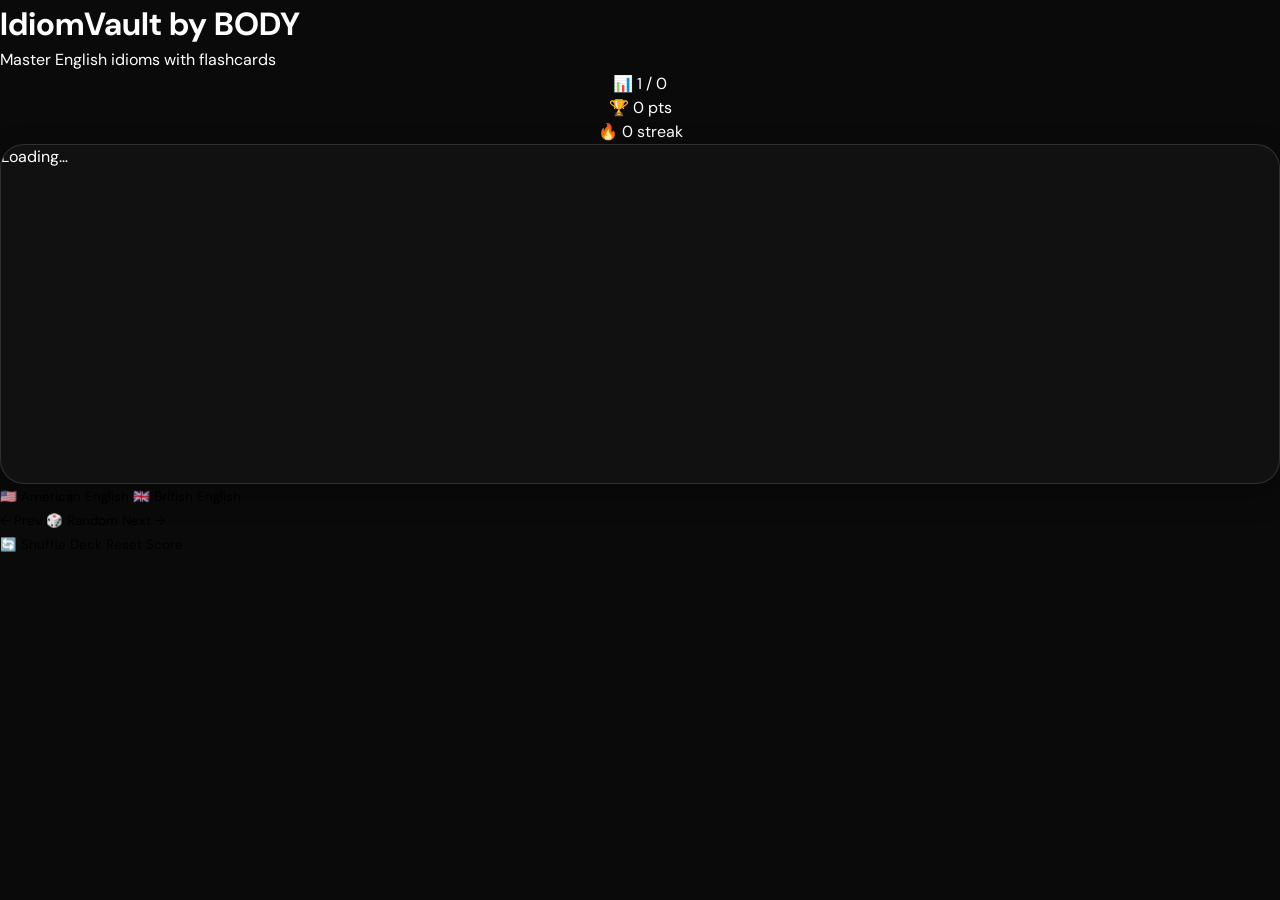
<file: flashcards.html>
<!DOCTYPE html>
<html lang="en">
<head>
  <meta charset="UTF-8">
  <meta name="viewport" content="width=device-width, initial-scale=1.0">
  <title>IdiomVault — Flashcards</title>
  <link rel="stylesheet" href="styles.css">
</head>
<body>

<div class="app-container">

  <!-- HEADER -->
  <div class="header">
    <h1>IdiomVault <span>by BODY</span></h1>
    <p>Master English idioms with flashcards</p>
  </div>

  <!-- STATS BAR -->
  <div class="stats-bar">
    <div class="stat-item">📊 <span id="currentIndex">1</span> / <span id="totalCount">0</span></div>
    <div class="stat-item">🏆 <span id="score">0</span> pts</div>
    <div class="stat-item">🔥 <span id="streak">0</span> streak</div>
  </div>

  <!-- FLASHCARD AREA -->
  <div class="flashcard-container">
    <div class="flashcard" id="flashcard">
      <div class="expression" id="expression">Loading…</div>
      <div class="type-badge" id="typeBadge"></div>
      <div class="meaning"    id="meaning"></div>
      <div class="example"    id="example"></div>
    </div>

    <!-- AUDIO -->
    <div class="audio-section">
      <button id="audioUSBtn">🇺🇸 American English</button>
      <button id="audioUKBtn">🇬🇧 British English</button>
    </div>

    <!-- NAVIGATION -->
    <div class="nav-buttons">
      <button id="prevBtn">← Prev</button>
      <button id="randomBtn">🎲 Random</button>
      <button id="nextBtn">Next →</button>
    </div>
  </div>

  <!-- FOOTER -->
  <div class="footer">
    <button id="shuffleBtn">🔄 Shuffle Deck</button>
    <button id="resetScoreBtn">Reset Score</button>
  </div>

</div>

<!-- data.js must come first — it exposes the DATA array -->
<script src="data.js"></script>
<script src="app.js"></script>
</body>
</html>
</file>
<file: style.css>
/* ═══════════════════════════════════════════════════════════════
   IdiomVault 2.0 — Design System
   Aesthetic: Dark editorial with electric-green accents
   Fonts: Fraunces (display) + DM Sans (body)
═══════════════════════════════════════════════════════════════ */

@import url('https://fonts.googleapis.com/css2?family=Fraunces:ital,opsz,wght@0,9..144,400;0,9..144,700;1,9..144,400;1,9..144,700&family=DM+Sans:wght@300;400;500;600;700&display=swap');

/* ── CSS VARIABLES ─────────────────────────────────────────────── */
:root {
  --font-display: 'Fraunces', Georgia, serif;
  --font-body:    'DM Sans', system-ui, sans-serif;

  /* Page */
  --bg:           #0a0a0a;
  --bg-card:      #111111;
  --bg-card-2:    #161616;
  --bg-nav:       rgba(10,10,10,0.92);
  --bg-input:     #1a1a1a;
  --bg-overlay:   rgba(0,0,0,0.85);

  /* Borders */
  --border:       rgba(255,255,255,0.07);
  --border-md:    rgba(255,255,255,0.13);
  --border-hi:    rgba(255,255,255,0.22);

  /* Accents */
  --accent:       #4DC48A; /* Electric Green */
  --accent-soft:  rgba(77, 196, 138, 0.12);
  
  /* Text */
  --tx:           #ffffff;
  --tx-2:         #b0b0b0;
  --tx-3:         #666666;

  /* Types */
  --idiom:        #4A8FD9;
  --proverb:      #4DC48A;
  --slang:        #D96AB0;
  --phrasal:      #7ED4F7;

  /* Curves & Utils */
  --r-lg:         24px;
  --r-md:         12px;
  --r-sm:         8px;
  --ease:         cubic-bezier(0.23, 1, 0.32, 1);
  --spring:       cubic-bezier(0.34, 1.56, 0.64, 1);
}

/* ── RESET & BASE ──────────────────────────────────────────────── */
* { box-sizing: border-box; margin: 0; padding: 0; }
body {
  background: var(--bg);
  color: var(--tx);
  font-family: var(--font-body);
  line-height: 1.5;
  -webkit-font-smoothing: antialiased;
  overflow-x: hidden;
}
a { text-decoration: none; color: inherit; }
button { cursor: pointer; border: none; background: none; font-family: inherit; }

/* ── LAYOUT ───────────────────────────────────────────────────── */
.container {
  max-width: 600px;
  margin: 0 auto;
  padding: 0 20px;
}
.page { padding-top: 100px; padding-bottom: 60px; }

/* ── NAVIGATION ────────────────────────────────────────────────── */
.nav {
  position: fixed;
  top: 0; left: 0; right: 0;
  height: 72px;
  background: var(--bg-nav);
  backdrop-filter: blur(12px);
  -webkit-backdrop-filter: blur(12px);
  border-bottom: 1px solid var(--border);
  display: flex;
  align-items: center;
  justify-content: space-between;
  padding: 0 24px;
  z-index: 1000;
}
.nav-logo {
  font-family: var(--font-display);
  font-weight: 700;
  font-size: 20px;
  letter-spacing: -0.01em;
}
.nav-logo span { font-weight: 400; opacity: 0.4; font-size: 14px; margin-left: 4px; }

.nav-links { display: flex; gap: 4px; }
.nav-link {
  display: flex;
  flex-direction: column;
  align-items: center;
  justify-content: center;
  width: 64px;
  height: 54px;
  border-radius: var(--r-md);
  transition: all 0.2s var(--ease);
  color: var(--tx-3);
}
.nav-link .nl-icon { font-size: 18px; margin-bottom: 2px; }
.nav-link .nl-text { font-size: 10px; font-weight: 600; text-transform: uppercase; letter-spacing: 0.05em; }

.nav-link:hover { color: var(--tx-2); background: var(--bg-card); }
.nav-link.active { color: var(--accent); background: var(--accent-soft); }

.nav-xp { display: flex; align-items: center; gap: 10px; }
.streak-pill, .xp-pill {
  background: var(--bg-card-2);
  border: 1px solid var(--border-md);
  padding: 6px 12px;
  border-radius: 20px;
  font-size: 13px;
  font-weight: 700;
}
.streak-pill { color: #FF9F43; border-color: rgba(255,159,67,0.2); }
.xp-pill { color: var(--accent); }

/* ── HERO & TITLES ─────────────────────────────────────────────── */
.page-hero { text-align: center; margin-bottom: 40px; }
.page-hero-title {
  font-family: var(--font-display);
  font-size: 42px;
  font-weight: 700;
  letter-spacing: -0.03em;
  line-height: 1;
  margin-bottom: 8px;
}
.page-hero-title em { color: var(--accent); font-style: italic; }
.page-hero-sub { color: var(--tx-3); font-size: 15px; }

/* ── STATS STRIP ───────────────────────────────────────────────── */
.stat-strip {
  display: grid;
  grid-template-columns: repeat(4, 1fr);
  background: var(--bg-card);
  border: 1px solid var(--border);
  border-radius: var(--r-md);
  padding: 16px;
  margin-bottom: 32px;
}
.stat-item { text-align: center; }
.stat-val { display: block; font-size: 18px; font-weight: 700; color: var(--tx); }
.stat-lbl { display: block; font-size: 11px; text-transform: uppercase; color: var(--tx-3); font-weight: 600; margin-top: 2px; }

/* ── FILTER TABS ───────────────────────────────────────────────── */
.filter-tabs {
  display: flex;
  gap: 8px;
  overflow-x: auto;
  padding-bottom: 12px;
  margin-bottom: 24px;
  scrollbar-width: none;
}
.filter-tabs::-webkit-scrollbar { display: none; }
.filter-tab {
  white-space: nowrap;
  padding: 8px 16px;
  border-radius: 30px;
  background: var(--bg-card);
  border: 1px solid var(--border);
  color: var(--tx-2);
  font-size: 13px;
  font-weight: 600;
  transition: all 0.2s var(--ease);
}
.filter-tab.on {
  background: var(--tx);
  color: var(--bg);
  border-color: var(--tx);
}

/* ── FLASHCARD ─────────────────────────────────────────────────── */
.flashcard-wrap {
  perspective: 1000px;
  margin-bottom: 32px;
}
.flashcard {
  background: var(--bg-card);
  border: 1px solid var(--border-md);
  border-radius: var(--r-lg);
  min-height: 340px;
  position: relative;
  overflow: hidden;
  cursor: pointer;
  transition: transform 0.4s var(--spring), border-color 0.3s var(--ease), box-shadow 0.3s var(--ease);
  box-shadow: 0 10px 30px rgba(0,0,0,0.3);
}
.flashcard:hover { border-color: var(--border-hi); transform: translateY(-4px); }

.card-top-bar { height: 6px; width: 100%; background: var(--accent); }
.card-inner { padding: 32px; }

.card-meta-row { display: flex; justify-content: space-between; align-items: center; margin-bottom: 40px; }
.card-num { font-size: 13px; font-weight: 700; color: var(--tx-3); font-family: monospace; }
.type-badge {
  font-size: 10px;
  text-transform: uppercase;
  font-weight: 800;
  letter-spacing: 0.1em;
  padding: 4px 10px;
  border-radius: 4px;
}
.type-idiom { background: rgba(74, 143, 217, 0.15); color: var(--idiom); }
.type-proverb { background: rgba(77, 196, 138, 0.15); color: var(--proverb); }
.type-slang { background: rgba(217, 106, 176, 0.15); color: var(--slang); }
.type-phrasal { background: rgba(126, 212, 247, 0.15); color: var(--phrasal); }

.card-expr {
  font-family: var(--font-display);
  font-size: 32px;
  font-weight: 700;
  line-height: 1.1;
  text-align: center;
  margin-bottom: 40px;
}

.card-tap-hint {
  display: flex;
  align-items: center;
  justify-content: center;
  gap: 8px;
  color: var(--tx-3);
  font-size: 13px;
  font-weight: 600;
}

/* Revealed Content */
.card-revealed {
  display: none;
  opacity: 0;
  transform: translateY(10px);
  transition: all 0.4s var(--ease);
}
.card-revealed.show { display: block; opacity: 1; transform: translateY(0); }

.card-divider { display: flex; align-items: center; gap: 12px; margin: 24px 0; opacity: 0.2; }
.card-divider-line { flex: 1; height: 1px; background: var(--tx); }
.card-divider-dot { width: 4px; height: 4px; border-radius: 50%; background: var(--tx); }

.meaning-label { font-size: 11px; text-transform: uppercase; color: var(--tx-3); font-weight: 700; margin-bottom: 8px; }
.meaning-text { font-size: 18px; color: var(--tx); font-weight: 500; }
.example-text { font-size: 15px; color: var(--tx-2); font-style: italic; line-height: 1.4; border-left: 2px solid var(--border-hi); padding-left: 16px; }

/* ── BUTTONS ───────────────────────────────────────────────────── */
.card-actions { display: grid; grid-template-columns: 1fr 1fr; gap: 12px; }
.btn {
  display: inline-flex;
  align-items: center;
  justify-content: center;
  padding: 14px 24px;
  border-radius: var(--r-md);
  font-size: 14px;
  font-weight: 700;
  transition: all 0.2s var(--ease);
}
.btn-lg { padding: 18px 24px; font-size: 15px; }

.btn-correct { background: var(--accent); color: var(--bg); }
.btn-correct:hover { transform: translateY(-2px); box-shadow: 0 4px 15px rgba(77, 196, 138, 0.3); }

.btn-wrong { background: var(--bg-card-2); color: var(--tx-2); border: 1px solid var(--border-md); }
.btn-wrong:hover { border-color: var(--border-hi); color: var(--tx); }

.btn-ghost { color: var(--tx-3); font-size: 13px; }
.btn-ghost:hover { color: var(--tx-2); }

/* ── FEEDBACKS ─────────────────────────────────────────────────── */
.toast {
  position: fixed;
  bottom: 32px; left: 50%;
  transform: translateX(-50%) translateY(100px);
  background: var(--bg-card-2);
  border: 1px solid var(--border-hi);
  color: var(--tx);
  padding: 12px 24px;
  border-radius: 40px;
  font-weight: 600;
  font-size: 14px;
  box-shadow: 0 10px 30px rgba(0,0,0,0.5);
  transition: transform 0.4s var(--spring);
  z-index: 2000;
}
.toast.show { transform: translateX(-50%) translateY(0); }

.xp-pop {
  position: fixed;
  top: 24px; right: 24px;
  color: var(--accent);
  font-weight: 800;
  font-size: 24px;
  opacity: 0;
  pointer-events: none;
  z-index: 2000;
}
.xp-pop.fly { animation: xpFly 0.8s var(--ease) forwards; }
@keyframes xpFly {
  0% { opacity: 0; transform: translateY(0); }
  20% { opacity: 1; }
  100% { opacity: 0; transform: translateY(-40px); }
}

/* ── EMPTY STATE ───────────────────────────────────────────────── */
.empty-deck { text-align: center; padding: 60px 20px; color: var(--tx-3); }
.empty-deck-icon { font-size: 48px; margin-bottom: 14px; opacity: 0.5; }
.empty-deck-title {
  font-family: var(--font-display);
  font-size: 22px;
  font-style: italic;
  color: var(--tx-2);
  margin-bottom: 8px;
}
.empty-deck-sub { font-size: 14px; }

/* ── ANIMATIONS ────────────────────────────────────────────────── */
@keyframes fadeUp {
  from { opacity: 0; transform: translateY(14px); }
  to   { opacity: 1; transform: translateY(0); }
}
@keyframes popIn {
  from { opacity: 0; transform: scale(0.88); }
  to   { opacity: 1; transform: scale(1); }
}
.anim-fadeup { animation: fadeUp 0.32s var(--ease) both; }
.anim-popin  { animation: popIn  0.3s cubic-bezier(0.34,1.56,0.64,1) both; }

/* ── SCROLLBAR ─────────────────────────────────────────────────── */
::-webkit-scrollbar { width: 5px; }
::-webkit-scrollbar-track { background: var(--bg); }
::-webkit-scrollbar-thumb { background: var(--border-hi); border-radius: 3px; }

/* ── MOBILE ────────────────────────────────────────────────────── */
@media (max-width: 520px) {
  .nav-logo span { display: none; }
  .nav-link .nl-text { display: none; }
  .nav-link { width: 48px; }
  .nav-xp { gap: 6px; }
  .streak-pill, .xp-pill { font-size: 11px; padding: 4px 10px; }
  .page-hero-title { font-size: 32px; }
  .flashcard-inner { padding: 24px; }
  .card-expr { font-size: 26px; }
}

/* ── SYNERGY LAYER: AUDIO & RANDOM ENHANCEMENTS ────────────────── */

.audio-bar {
    display: flex;
    justify-content: center;
    gap: 15px;
    margin: 20px 0;
    padding: 0 10px;
}

.btn-audio-lg {
    background: var(--bg-card-2);
    border: 1px solid var(--border-md);
    color: var(--tx);
    padding: 14px 28px;
    border-radius: 16px;
    cursor: pointer;
    font-family: var(--font-body);
    font-weight: 600;
    display: flex;
    align-items: center;
    gap: 12px;
    transition: all 0.3s var(--spring);
    box-shadow: 0 4px 12px rgba(0,0,0,0.3);
}

.btn-audio-lg span { 
    font-size: 24px; 
    transition: transform 0.2s ease;
}

.btn-audio-lg:hover {
    border-color: var(--accent);
    background: rgba(77, 196, 138, 0.1);
    transform: translateY(-4px);
    box-shadow: 0 8px 20px rgba(77, 196, 138, 0.2);
}

.btn-audio-lg:active span {
    transform: scale(1.3) rotate(10deg);
}

kbd {
    background: #1a1a1a;
    border: 1px solid var(--border-hi);
    border-radius: 5px;
    padding: 2px 7px;
    font-size: 0.75em;
    font-family: monospace;
    color: var(--accent);
    box-shadow: 0 2px 0 var(--border-md);
    margin-left: 8px;
    text-shadow: 0 0 5px rgba(77, 196, 138, 0.5);
}

.btn-ghost kbd {
    color: var(--tx-3);
}

@keyframes randomSpin {
    0% { transform: rotate(0deg) scale(1); }
    50% { transform: rotate(180deg) scale(1.2); }
    100% { transform: rotate(360deg) scale(1); }
}

.random-active {
    animation: randomSpin 0.4s var(--spring);
}

@media (max-width: 480px) {
    .audio-bar {
        flex-direction: column;
        gap: 10px;
    }
    .btn-audio-lg {
        width: 100%;
        justify-content: center;
    }
}
</file>
<file: styles.css>
/* ═══════════════════════════════════════════════════════════════
   IdiomVault 2.0 — Design System
   Aesthetic: Dark editorial with electric-green accents
   Fonts: Fraunces (display) + DM Sans (body)
═══════════════════════════════════════════════════════════════ */

@import url('https://fonts.googleapis.com/css2?family=Fraunces:ital,opsz,wght@0,9..144,400;0,9..144,700;1,9..144,400;1,9..144,700&family=DM+Sans:wght@300;400;500;600;700&display=swap');

/* ── CSS VARIABLES ─────────────────────────────────────────────── */
:root {
  --font-display: 'Fraunces', Georgia, serif;
  --font-body:    'DM Sans', system-ui, sans-serif;

  /* Page */
  --bg:           #0a0a0a;
  --bg-card:      #111111;
  --bg-card-2:    #161616;
  --bg-nav:       rgba(10,10,10,0.92);
  --bg-input:     #1a1a1a;
  --bg-overlay:   rgba(0,0,0,0.85);

  /* Borders */
  --border:       rgba(255,255,255,0.07);
  --border-md:    rgba(255,255,255,0.13);
  --border-hi:    rgba(255,255,255,0.22);

  /* Accents */
  --accent:       #4DC48A; /* Electric Green */
  --accent-soft:  rgba(77, 196, 138, 0.12);
  
  /* Text */
  --tx:           #ffffff;
  --tx-2:         #b0b0b0;
  --tx-3:         #666666;

  /* Types */
  --idiom:        #4A8FD9;
  --proverb:      #4DC48A;
  --slang:        #D96AB0;
  --phrasal:      #7ED4F7;

  /* Curves & Utils */
  --r-lg:         24px;
  --r-md:         12px;
  --r-sm:         8px;
  --ease:         cubic-bezier(0.23, 1, 0.32, 1);
  --spring:       cubic-bezier(0.34, 1.56, 0.64, 1);
}

/* ── RESET & BASE ──────────────────────────────────────────────── */
* { box-sizing: border-box; margin: 0; padding: 0; }
body {
  background: var(--bg);
  color: var(--tx);
  font-family: var(--font-body);
  line-height: 1.5;
  -webkit-font-smoothing: antialiased;
  overflow-x: hidden;
}
a { text-decoration: none; color: inherit; }
button { cursor: pointer; border: none; background: none; font-family: inherit; }

/* ── LAYOUT ───────────────────────────────────────────────────── */
.container {
  max-width: 600px;
  margin: 0 auto;
  padding: 0 20px;
}
.page { padding-top: 100px; padding-bottom: 60px; }

/* ── NAVIGATION ────────────────────────────────────────────────── */
.nav {
  position: fixed;
  top: 0; left: 0; right: 0;
  height: 72px;
  background: var(--bg-nav);
  backdrop-filter: blur(12px);
  -webkit-backdrop-filter: blur(12px);
  border-bottom: 1px solid var(--border);
  display: flex;
  align-items: center;
  justify-content: space-between;
  padding: 0 24px;
  z-index: 1000;
}
.nav-logo {
  font-family: var(--font-display);
  font-weight: 700;
  font-size: 20px;
  letter-spacing: -0.01em;
}
.nav-logo span { font-weight: 400; opacity: 0.4; font-size: 14px; margin-left: 4px; }

.nav-links { display: flex; gap: 4px; }
.nav-link {
  display: flex;
  flex-direction: column;
  align-items: center;
  justify-content: center;
  width: 64px;
  height: 54px;
  border-radius: var(--r-md);
  transition: all 0.2s var(--ease);
  color: var(--tx-3);
}
.nav-link .nl-icon { font-size: 18px; margin-bottom: 2px; }
.nav-link .nl-text { font-size: 10px; font-weight: 600; text-transform: uppercase; letter-spacing: 0.05em; }

.nav-link:hover { color: var(--tx-2); background: var(--bg-card); }
.nav-link.active { color: var(--accent); background: var(--accent-soft); }

.nav-xp { display: flex; align-items: center; gap: 10px; }
.streak-pill, .xp-pill {
  background: var(--bg-card-2);
  border: 1px solid var(--border-md);
  padding: 6px 12px;
  border-radius: 20px;
  font-size: 13px;
  font-weight: 700;
}
.streak-pill { color: #FF9F43; border-color: rgba(255,159,67,0.2); }
.xp-pill { color: var(--accent); }

/* ── HERO & TITLES ─────────────────────────────────────────────── */
.page-hero { text-align: center; margin-bottom: 40px; }
.page-hero-title {
  font-family: var(--font-display);
  font-size: 42px;
  font-weight: 700;
  letter-spacing: -0.03em;
  line-height: 1;
  margin-bottom: 8px;
}
.page-hero-title em { color: var(--accent); font-style: italic; }
.page-hero-sub { color: var(--tx-3); font-size: 15px; }

/* ── STATS STRIP ───────────────────────────────────────────────── */
.stat-strip {
  display: grid;
  grid-template-columns: repeat(4, 1fr);
  background: var(--bg-card);
  border: 1px solid var(--border);
  border-radius: var(--r-md);
  padding: 16px;
  margin-bottom: 32px;
}
.stat-item { text-align: center; }
.stat-val { display: block; font-size: 18px; font-weight: 700; color: var(--tx); }
.stat-lbl { display: block; font-size: 11px; text-transform: uppercase; color: var(--tx-3); font-weight: 600; margin-top: 2px; }

/* ── FILTER TABS ───────────────────────────────────────────────── */
.filter-tabs {
  display: flex;
  gap: 8px;
  overflow-x: auto;
  padding-bottom: 12px;
  margin-bottom: 24px;
  scrollbar-width: none;
}
.filter-tabs::-webkit-scrollbar { display: none; }
.filter-tab {
  white-space: nowrap;
  padding: 8px 16px;
  border-radius: 30px;
  background: var(--bg-card);
  border: 1px solid var(--border);
  color: var(--tx-2);
  font-size: 13px;
  font-weight: 600;
  transition: all 0.2s var(--ease);
}
.filter-tab.on {
  background: var(--tx);
  color: var(--bg);
  border-color: var(--tx);
}

/* ── FLASHCARD ─────────────────────────────────────────────────── */
.flashcard-wrap {
  perspective: 1000px;
  margin-bottom: 32px;
}
.flashcard {
  background: var(--bg-card);
  border: 1px solid var(--border-md);
  border-radius: var(--r-lg);
  min-height: 340px;
  position: relative;
  overflow: hidden;
  cursor: pointer;
  transition: transform 0.4s var(--spring), border-color 0.3s var(--ease), box-shadow 0.3s var(--ease);
  box-shadow: 0 10px 30px rgba(0,0,0,0.3);
}
.flashcard:hover { border-color: var(--border-hi); transform: translateY(-4px); }

.card-top-bar { height: 6px; width: 100%; background: var(--accent); }
.card-inner { padding: 32px; }

.card-meta-row { display: flex; justify-content: space-between; align-items: center; margin-bottom: 40px; }
.card-num { font-size: 13px; font-weight: 700; color: var(--tx-3); font-family: monospace; }
.type-badge {
  font-size: 10px;
  text-transform: uppercase;
  font-weight: 800;
  letter-spacing: 0.1em;
  padding: 4px 10px;
  border-radius: 4px;
}
.type-idiom { background: rgba(74, 143, 217, 0.15); color: var(--idiom); }
.type-proverb { background: rgba(77, 196, 138, 0.15); color: var(--proverb); }
.type-slang { background: rgba(217, 106, 176, 0.15); color: var(--slang); }
.type-phrasal { background: rgba(126, 212, 247, 0.15); color: var(--phrasal); }

.card-expr {
  font-family: var(--font-display);
  font-size: 32px;
  font-weight: 700;
  line-height: 1.1;
  text-align: center;
  margin-bottom: 40px;
}

.card-tap-hint {
  display: flex;
  align-items: center;
  justify-content: center;
  gap: 8px;
  color: var(--tx-3);
  font-size: 13px;
  font-weight: 600;
}

/* Revealed Content */
.card-revealed {
  display: none;
  opacity: 0;
  transform: translateY(10px);
  transition: all 0.4s var(--ease);
}
.card-revealed.show { display: block; opacity: 1; transform: translateY(0); }

.card-divider { display: flex; align-items: center; gap: 12px; margin: 24px 0; opacity: 0.2; }
.card-divider-line { flex: 1; height: 1px; background: var(--tx); }
.card-divider-dot { width: 4px; height: 4px; border-radius: 50%; background: var(--tx); }

.meaning-label { font-size: 11px; text-transform: uppercase; color: var(--tx-3); font-weight: 700; margin-bottom: 8px; }
.meaning-text { font-size: 18px; color: var(--tx); font-weight: 500; }
.example-text { font-size: 15px; color: var(--tx-2); font-style: italic; line-height: 1.4; border-left: 2px solid var(--border-hi); padding-left: 16px; }

/* ── BUTTONS ───────────────────────────────────────────────────── */
.card-actions { display: grid; grid-template-columns: 1fr 1fr; gap: 12px; }
.btn {
  display: inline-flex;
  align-items: center;
  justify-content: center;
  padding: 14px 24px;
  border-radius: var(--r-md);
  font-size: 14px;
  font-weight: 700;
  transition: all 0.2s var(--ease);
}
.btn-lg { padding: 18px 24px; font-size: 15px; }

.btn-correct { background: var(--accent); color: var(--bg); }
.btn-correct:hover { transform: translateY(-2px); box-shadow: 0 4px 15px rgba(77, 196, 138, 0.3); }

.btn-wrong { background: var(--bg-card-2); color: var(--tx-2); border: 1px solid var(--border-md); }
.btn-wrong:hover { border-color: var(--border-hi); color: var(--tx); }

.btn-ghost { color: var(--tx-3); font-size: 13px; }
.btn-ghost:hover { color: var(--tx-2); }

/* ── FEEDBACKS ─────────────────────────────────────────────────── */
.toast {
  position: fixed;
  bottom: 32px; left: 50%;
  transform: translateX(-50%) translateY(100px);
  background: var(--bg-card-2);
  border: 1px solid var(--border-hi);
  color: var(--tx);
  padding: 12px 24px;
  border-radius: 40px;
  font-weight: 600;
  font-size: 14px;
  box-shadow: 0 10px 30px rgba(0,0,0,0.5);
  transition: transform 0.4s var(--spring);
  z-index: 2000;
}
.toast.show { transform: translateX(-50%) translateY(0); }

.xp-pop {
  position: fixed;
  top: 24px; right: 24px;
  color: var(--accent);
  font-weight: 800;
  font-size: 24px;
  opacity: 0;
  pointer-events: none;
  z-index: 2000;
}
.xp-pop.fly { animation: xpFly 0.8s var(--ease) forwards; }
@keyframes xpFly {
  0% { opacity: 0; transform: translateY(0); }
  20% { opacity: 1; }
  100% { opacity: 0; transform: translateY(-40px); }
}

/* ── EMPTY STATE ───────────────────────────────────────────────── */
.empty-deck { text-align: center; padding: 60px 20px; color: var(--tx-3); }
.empty-deck-icon { font-size: 48px; margin-bottom: 14px; opacity: 0.5; }
.empty-deck-title {
  font-family: var(--font-display);
  font-size: 22px;
  font-style: italic;
  color: var(--tx-2);
  margin-bottom: 8px;
}
.empty-deck-sub { font-size: 14px; }

/* ── ANIMATIONS ────────────────────────────────────────────────── */
@keyframes fadeUp {
  from { opacity: 0; transform: translateY(14px); }
  to   { opacity: 1; transform: translateY(0); }
}
@keyframes popIn {
  from { opacity: 0; transform: scale(0.88); }
  to   { opacity: 1; transform: scale(1); }
}
.anim-fadeup { animation: fadeUp 0.32s var(--ease) both; }
.anim-popin  { animation: popIn  0.3s cubic-bezier(0.34,1.56,0.64,1) both; }

/* ── SCROLLBAR ─────────────────────────────────────────────────── */
::-webkit-scrollbar { width: 5px; }
::-webkit-scrollbar-track { background: var(--bg); }
::-webkit-scrollbar-thumb { background: var(--border-hi); border-radius: 3px; }

/* ── MOBILE ────────────────────────────────────────────────────── */
@media (max-width: 520px) {
  .nav-logo span { display: none; }
  .nav-link .nl-text { display: none; }
  .nav-link { width: 48px; }
  .nav-xp { gap: 6px; }
  .streak-pill, .xp-pill { font-size: 11px; padding: 4px 10px; }
  .page-hero-title { font-size: 32px; }
  .flashcard-inner { padding: 24px; }
  .card-expr { font-size: 26px; }
}

/* ── SYNERGY LAYER: AUDIO & RANDOM ENHANCEMENTS ────────────────── */

.audio-bar {
    display: flex;
    justify-content: center;
    gap: 15px;
    margin: 20px 0;
    padding: 0 10px;
}

.btn-audio-lg {
    background: var(--bg-card-2);
    border: 1px solid var(--border-md);
    color: var(--tx);
    padding: 14px 28px;
    border-radius: 16px;
    cursor: pointer;
    font-family: var(--font-body);
    font-weight: 600;
    display: flex;
    align-items: center;
    gap: 12px;
    transition: all 0.3s var(--spring);
    box-shadow: 0 4px 12px rgba(0,0,0,0.3);
}

.btn-audio-lg span { 
    font-size: 24px; 
    transition: transform 0.2s ease;
}

.btn-audio-lg:hover {
    border-color: var(--accent);
    background: rgba(77, 196, 138, 0.1);
    transform: translateY(-4px);
    box-shadow: 0 8px 20px rgba(77, 196, 138, 0.2);
}

.btn-audio-lg:active span {
    transform: scale(1.3) rotate(10deg);
}

kbd {
    background: #1a1a1a;
    border: 1px solid var(--border-hi);
    border-radius: 5px;
    padding: 2px 7px;
    font-size: 0.75em;
    font-family: monospace;
    color: var(--accent);
    box-shadow: 0 2px 0 var(--border-md);
    margin-left: 8px;
    text-shadow: 0 0 5px rgba(77, 196, 138, 0.5);
}

.btn-ghost kbd {
    color: var(--tx-3);
}

@keyframes randomSpin {
    0% { transform: rotate(0deg) scale(1); }
    50% { transform: rotate(180deg) scale(1.2); }
    100% { transform: rotate(360deg) scale(1); }
}

.random-active {
    animation: randomSpin 0.4s var(--spring);
}

@media (max-width: 480px) {
    .audio-bar {
        flex-direction: column;
        gap: 10px;
    }
    .btn-audio-lg {
        width: 100%;
        justify-content: center;
    }
}
</file>
